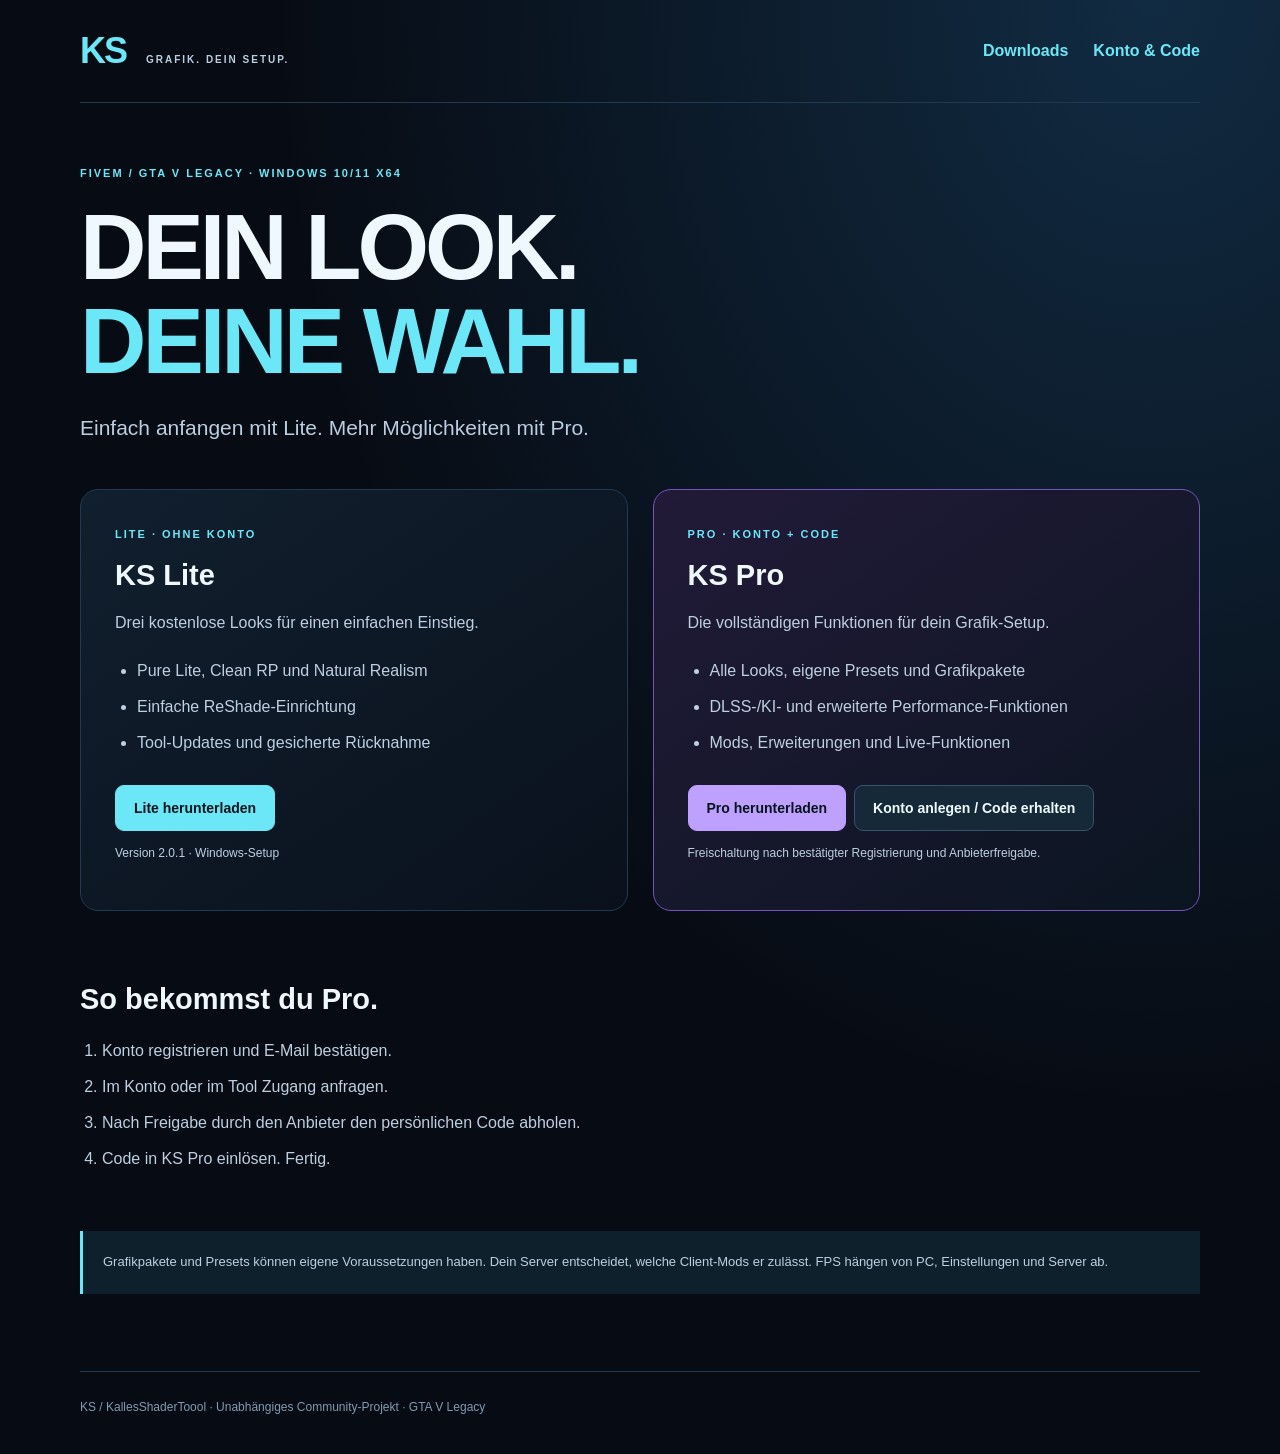
<file: docs/index.html>
<!doctype html><html lang="de"><head><meta charset="utf-8"><meta name="viewport" content="width=device-width,initial-scale=1"><meta name="description" content="KS für FiveM und GTA V Legacy. Lite herunterladen oder Pro mit Konto und Freischaltcode nutzen."><title>KS · Downloads</title><link rel="stylesheet" href="site.css"></head><body><header><a class="brand" href="index.html">KS<span>GRAFIK. DEIN SETUP.</span></a><nav><a href="#downloads">Downloads</a><a href="konto.html">Konto & Code</a></nav></header><main><div class="eyebrow">FIVEM / GTA V LEGACY · WINDOWS 10/11 X64</div><h1>DEIN LOOK.<br><em>DEINE WAHL.</em></h1><p class="intro">Einfach anfangen mit Lite. Mehr Möglichkeiten mit Pro.</p><div class="cards" id="downloads"><article><span class="badge">LITE · OHNE KONTO</span><h2>KS Lite</h2><p>Drei kostenlose Looks für einen einfachen Einstieg.</p><ul><li>Pure Lite, Clean RP und Natural Realism</li><li>Einfache ReShade-Einrichtung</li><li>Tool-Updates und gesicherte Rücknahme</li></ul><a class="button primary" id="liteDownload" href="https://github.com/didi1972/ks-downloads/releases/latest/download/KS-Lite-Setup-2.0.1.exe">Lite herunterladen</a><p class="meta">Version 2.0.1 · Windows-Setup</p></article><article class="pro"><span class="badge">PRO · KONTO + CODE</span><h2>KS Pro</h2><p>Die vollständigen Funktionen für dein Grafik-Setup.</p><ul><li>Alle Looks, eigene Presets und Grafikpakete</li><li>DLSS-/KI- und erweiterte Performance-Funktionen</li><li>Mods, Erweiterungen und Live-Funktionen</li></ul><a class="button primary" id="proDownload" href="https://github.com/didi1972/ks-downloads/releases/latest/download/KS-Pro-Setup-2.0.1.exe">Pro herunterladen</a><a class="button" href="konto.html">Konto anlegen / Code erhalten</a><p class="meta" id="onlineStatus">Registrierung aktiv. Pro nach persönlicher Anbieterfreigabe.</p></article></div><section class="steps"><h2>So bekommst du Pro.</h2><ol><li>Konto registrieren und E-Mail bestätigen.</li><li>Im Konto oder im Tool Zugang anfragen.</li><li>Nach Freigabe durch den Anbieter den persönlichen Code abholen.</li><li>Code in KS Pro einlösen. Fertig.</li></ol></section><p class="notice">Grafikpakete und Presets können eigene Voraussetzungen haben. Dein Server entscheidet, welche Client-Mods er zulässt. FPS hängen von PC, Einstellungen und Server ab.</p></main><footer>KS / KallesShaderToool · Unabhängiges Community-Projekt · GTA V Legacy</footer><script src="downloads.js"></script></body></html>
</file>
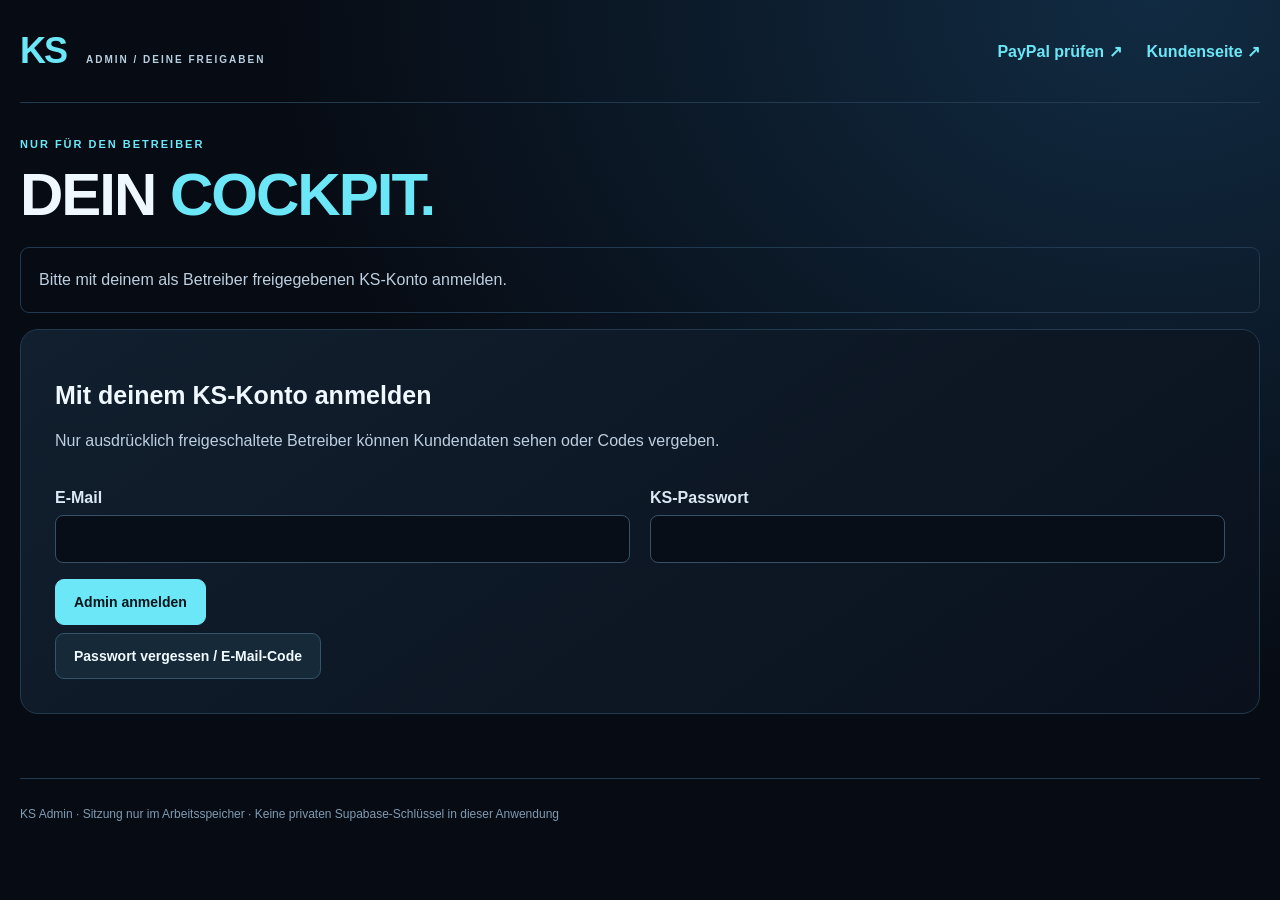
<file: docs/admin.html>
<!doctype html>
<html lang="de"><head><meta charset="utf-8"><meta name="viewport" content="width=device-width,initial-scale=1"><meta name="referrer" content="no-referrer"><meta http-equiv="Content-Security-Policy" content="default-src 'self'; connect-src 'self' https://htgyfuinuzwjwccezemy.supabase.co; script-src 'self'; style-src 'self'; img-src 'self' data:; base-uri 'none'; form-action 'none'; object-src 'none'"><title>KS Admin</title><link rel="stylesheet" href="site.css"><link rel="stylesheet" href="admin.css"></head>
<body><header><a class="brand" href="admin.html">KS<span>ADMIN / DEINE FREIGABEN</span></a><nav><a href="https://www.paypal.com/myaccount/transactions/" target="_blank" rel="noopener noreferrer">PayPal prüfen ↗</a><a href="konto.html" target="_blank" rel="noopener noreferrer">Kundenseite ↗</a></nav></header>
<main><div class="eyebrow">NUR FÜR DEN BETREIBER</div><h1>DEIN <em>COCKPIT.</em></h1><p id="status" class="status" role="status">Verbindung wird geprüft …</p>
<section id="loginPanel" class="panel"><h2>Mit deinem KS-Konto anmelden</h2><p>Nur ausdrücklich freigeschaltete Betreiber können Kundendaten sehen oder Codes vergeben.</p><form id="loginForm"><div class="grid"><label>E-Mail<input id="email" type="email" autocomplete="username" maxlength="254" required></label><label>KS-Passwort<input id="password" type="password" autocomplete="current-password" maxlength="256" required></label></div><button id="login" class="primary" type="submit">Admin anmelden</button></form><a class="button" href="konto.html" target="_blank" rel="noopener noreferrer">Passwort vergessen / E-Mail-Code</a></section>
<div id="console" hidden><div class="toolbar"><span id="identity"></span><label class="check"><input type="checkbox" id="autoRefresh" checked> Alle 30 Sekunden prüfen</label><button id="refresh">Jetzt prüfen</button><button id="logout">Abmelden</button></div><p id="newNotice" class="notice" hidden role="status"></p><div class="metrics"><div><strong id="pendingCount">0</strong><span>offene Anfragen</span></div><div><strong id="licenseCount">0</strong><span>aktive Lizenzen · geladene Liste</span></div><div><strong id="codeCount">0</strong><span>offene Codes · geladene Liste</span></div></div>
<nav class="tabs" aria-label="Verwaltung"><button data-tab="requests" class="selected">Anfragen</button><button data-tab="licenses">Lizenzen</button><button data-tab="codes">Codes</button><button data-tab="settings">PayPal & Preis</button><button data-tab="audit">Protokoll</button></nav>
<section id="requests" class="panel tab"><h2>Zahlung prüfen. Zugang freigeben.</h2><p>Eine Kundenanfrage ist kein Zahlungsnachweis. Vergleiche E-Mail und Zahlungsreferenz mit dem tatsächlichen Eingang in deinem PayPal-Konto.</p><label>Suchen<input id="requestSearch" type="search" placeholder="E-Mail oder Zahlungsreferenz"></label><div id="requestList" class="rows"></div></section>
<section id="licenses" class="panel tab" hidden><h2>Deine Pro-Nutzer</h2><label>E-Mail suchen<input id="licenseSearch" type="search"></label><div id="licenseList" class="rows"></div></section>
<section id="codes" class="panel tab" hidden><h2>Freischaltcodes</h2><p>Freigegebene Nutzer holen ihren persönlichen Code selbst ab. Hier kannst du zusätzlich einen freien Einmalcode erzeugen. Neue freie Codes müssen innerhalb von 30 Tagen eingelöst werden.</p><label>Lizenzdauer<select id="issueDays"><option value="">Unbefristet</option><option value="30">30 Tage</option><option value="365">365 Tage</option></select></label><button id="issue" class="primary">Neuen Einmalcode erstellen</button><div id="issuedPanel" class="notice" hidden><p>Jetzt privat notieren. Freie Codes werden später nur anhand ihrer Kennung angezeigt.</p><output id="issuedCode"></output><button id="hideCode">Code ausblenden</button></div><div id="codeList" class="rows"></div></section>
<section id="settings" class="panel tab" hidden><h2>Dein PayPal-Link und Preis</h2><p>Diese Angaben erscheinen auf der Kontoseite. KS meldet Anfragen; den Zahlungseingang prüfst du persönlich bei PayPal.</p><label>PayPal.me- oder PayPal-Zahlungslink<input id="paypalUrl" type="url" maxlength="500" placeholder="https://paypal.me/DEINNAME"></label><div class="grid"><label>30 Tage · Gesamtpreis in Euro<input id="priceDays30" inputmode="decimal" maxlength="10" value="8,99"></label><label>Lifetime · Gesamtpreis in Euro<input id="priceLifetime" inputmode="decimal" maxlength="10" value="29,99"></label></div><button id="saveShop" class="primary">Angaben speichern</button><p>Bei leerem Link bleibt die Zahlungsschaltfläche ausgeblendet. Trage nur einen Link für Zahlungen an dich ein.</p></section>
<section id="audit" class="panel tab" hidden><h2>Letzte Verwaltungsaktionen</h2><div id="auditList" class="rows"></div></section><p class="meta">Listen zeigen bis zu 500 Einträge, das Protokoll die letzten 100 Aktionen. Hinweise kommen bei geöffneter, angemeldeter Admin-App mit Internetverbindung. Nach dem Schließen werden keine Hintergrundmeldungen zugestellt.</p></div></main><footer>KS Admin · Sitzung nur im Arbeitsspeicher · Keine privaten Supabase-Schlüssel in dieser Anwendung</footer>
<dialog id="confirmDialog"><form method="dialog"><h2 id="confirmTitle"></h2><p id="confirmText"></p><label id="paymentCheckLabel" class="check"><input id="paymentChecked" type="checkbox"> Zahlung tatsächlich in meinem PayPal-Konto geprüft</label><label id="approvalDaysLabel">Lizenzdauer<select id="approvalDays"><option value="">Unbefristet</option><option value="30">30 Tage</option><option value="365">365 Tage</option></select></label><button value="cancel">Abbrechen</button><button id="confirmYes" value="confirm" class="primary">Bestätigen</button></form></dialog><script src="admin.js?v=3"></script></body></html>
</file>
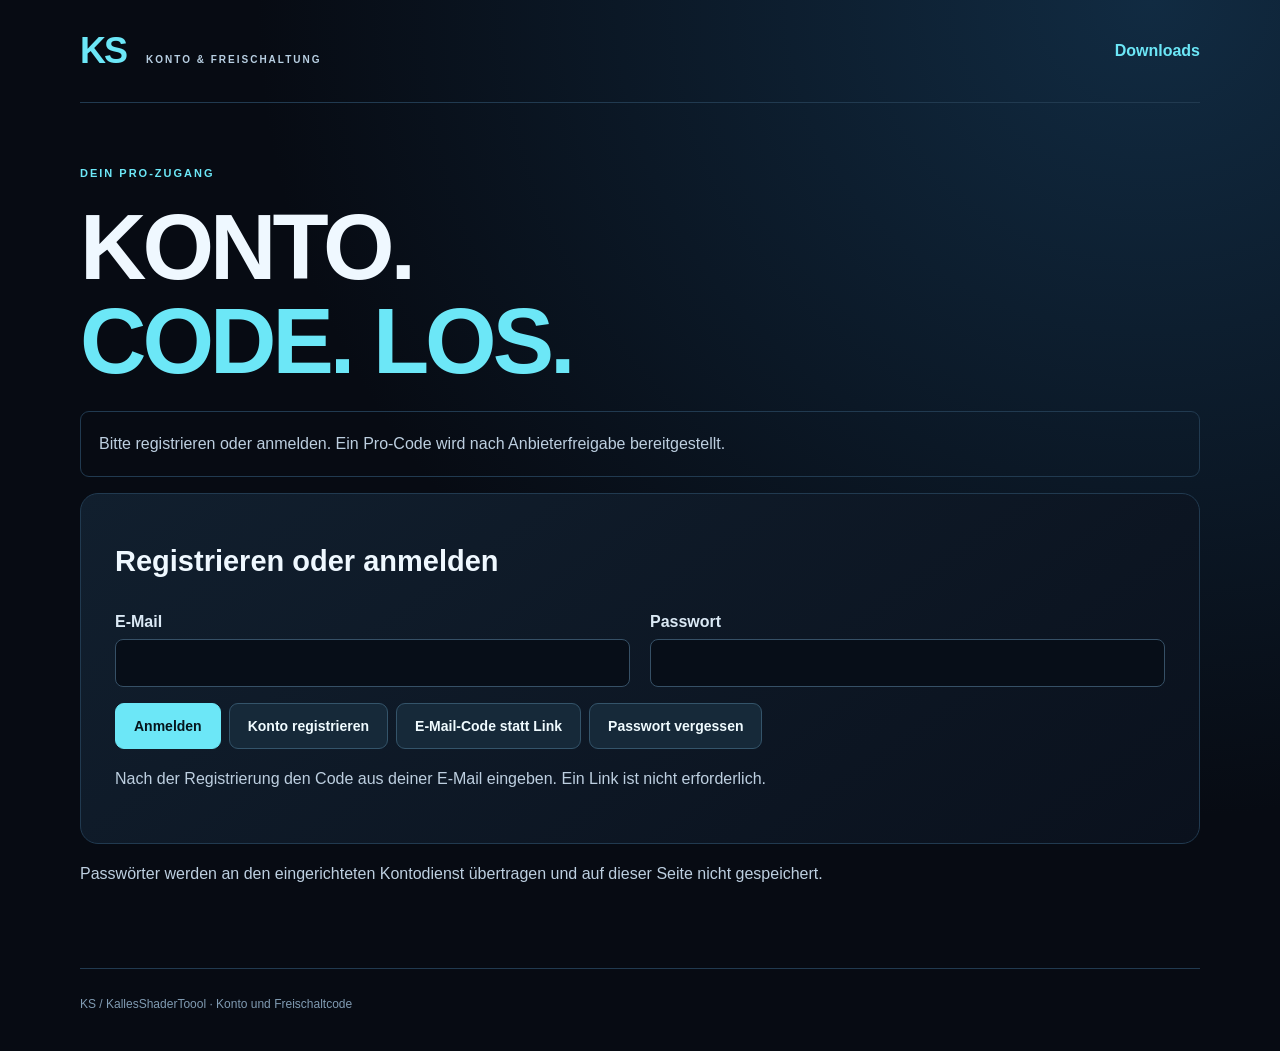
<file: docs/konto.html>
<!doctype html><html lang="de"><head><meta charset="utf-8"><meta name="viewport" content="width=device-width,initial-scale=1"><meta name="referrer" content="no-referrer"><title>KS · Konto & Freischaltcode</title><link rel="stylesheet" href="site.css"></head><body><header><a class="brand" href="index.html">KS<span>KONTO & FREISCHALTUNG</span></a><nav><a href="index.html">Downloads</a></nav></header><main><div class="eyebrow">DEIN PRO-ZUGANG</div><h1>KONTO.<br><em>CODE. LOS.</em></h1><p id="status" class="status" role="status">Kontodienst wird geprüft …</p><section class="panel" id="loginPanel"><h2>Registrieren oder anmelden</h2><div class="grid"><label>E-Mail<input id="email" type="email" autocomplete="username" maxlength="254"></label><label>Passwort<input id="password" type="password" autocomplete="current-password" minlength="8" maxlength="256"></label></div><button id="login" class="primary">Anmelden</button><button id="signup">Konto registrieren</button><button id="sendCode">E-Mail-Code statt Link</button><button id="reset">Passwort vergessen</button><p>Nach der Registrierung den Code aus deiner E-Mail eingeben. Ein Link ist nicht erforderlich.</p></section><section class="panel" id="accountPanel" hidden><h2>Deine Freischaltung</h2><p id="identity"></p><p>Der Anbieter entscheidet über deine Zugangsanfrage. Nach seiner Freigabe kannst du hier deinen persönlichen Code abholen.</p><div id="paymentPanel" class="notice" hidden><h3>KS Pro · <span id="proPrice"></span></h3><label id="planLabel" hidden>Lizenz auswählen<select id="purchasePlan"></select></label><p id="planTerms"></p><p>1. Mit PayPal als Waren und Dienstleistungen bezahlen.<br>2. Optional deine Zahlungsreferenz angeben.<br>3. Freigabe anfragen. Der Anbieter prüft den tatsächlichen Zahlungseingang.</p><a id="paypalPay" class="button primary" target="_blank" rel="noopener noreferrer">Mit PayPal bezahlen ↗</a><label>Zahlungsreferenz oder PayPal-Name (optional)<input id="paymentReference" maxlength="200" autocomplete="off"></label><p>Keine Passwörter, Kontodaten oder vollständigen Zahlungsbelege eingeben.</p></div><button id="request" class="primary">Zugang anfragen</button><button id="checkRequest">Freigabe / Code abholen</button><p id="codeResult"></p><button id="redeem" class="primary" hidden>Code jetzt einlösen</button><button id="logout">Abmelden</button></section><section class="panel" id="otpPanel" hidden><h2>Deinen E-Mail-Code eingeben</h2><p>Code gesendet an <strong id="otpEmail"></strong>. Verwende die neueste KS-Mail.</p><label>Code aus deiner E-Mail<input id="otpCode" type="password" inputmode="numeric" autocomplete="one-time-code" maxlength="8" pattern="[0-9]{8}"></label><button id="verifyCode" class="primary">Code bestätigen</button><button id="resendCode">Neuen Code anfordern</button><button id="cancelCode">Zurück zur Anmeldung</button></section><section class="panel" id="passwordPanel" hidden><h2 id="passwordTitle">Neues Passwort</h2><label>Neues Passwort<input id="newPassword" type="password" minlength="8" maxlength="256" autocomplete="new-password"></label><label>Wiederholen<input id="repeatPassword" type="password" minlength="8" maxlength="256" autocomplete="new-password"></label><button id="savePassword" class="primary">Passwort speichern</button></section><p>Passwörter werden an den eingerichteten Kontodienst übertragen und auf dieser Seite nicht gespeichert.</p></main><footer>KS / KallesShaderToool · Konto und Freischaltcode</footer><script src="portal.js?v=20261113-plans1"></script></body></html>
</file>
<file: docs/site.css>
:root{color-scheme:dark;font-family:Segoe UI,Arial,sans-serif;background:#070b13;color:#eff8ff;--line:#213a50;--cyan:#6ce7f7}*{box-sizing:border-box}body{margin:0;background:radial-gradient(ellipse at 90% 0,#112b42 0,transparent 55%),#070b13;min-height:100vh}header,main,footer{width:min(1120px,calc(100% - 40px));margin:auto}header{display:flex;justify-content:space-between;align-items:center;padding:30px 0;border-bottom:1px solid var(--line)}a{color:var(--cyan);text-decoration:none}.brand{font-size:36px;font-weight:900;letter-spacing:-2px}.brand span{display:inline-block;font-size:10px;letter-spacing:2px;margin-left:20px;color:#b8cfe2}nav{display:flex;gap:25px;font-weight:600}main{padding:64px 0}.eyebrow,.badge{font-size:11px;font-weight:700;letter-spacing:2px;color:var(--cyan)}h1{font-size:clamp(48px,8vw,92px);line-height:1.02;letter-spacing:-4px;margin:22px 0}em{font-style:normal;color:var(--cyan)}.intro{font-size:21px;color:#bbcee0;line-height:1.6}.cards{display:grid;grid-template-columns:repeat(2,minmax(0,1fr));gap:25px;margin:45px 0}article,.panel{border:1px solid var(--line);border-radius:18px;background:linear-gradient(145deg,#111f2e,#0a111d);padding:34px}.pro{border-color:#7654bb;background:linear-gradient(145deg,#221a38,#0b1521)}h2{font-size:29px;margin:17px 0}p,li{color:#bdcfe0;line-height:1.75}ul,ol{padding-left:22px}li{padding:4px 0}.button,button{display:inline-block;border:1px solid #34546a;background:#162939;color:#f0fbff;padding:14px 18px;border-radius:9px;font-weight:700;font-size:14px;cursor:pointer;margin:8px 8px 0 0}.primary{background:var(--cyan);color:#06151c;border-color:var(--cyan)}.pro .primary{background:#bea0ff;border-color:#bea0ff}.meta{font-size:12px}.steps{padding:10px 0 25px}.notice{font-size:13px;padding:20px;border-left:3px solid var(--cyan);background:#0e202c}footer{padding:28px 0 40px;border-top:1px solid var(--line);font-size:12px;color:#809bb2}.grid{display:grid;grid-template-columns:1fr 1fr;gap:20px}label{display:block;color:#dbe9f5;font-weight:600;margin:18px 0 8px}input{display:block;width:100%;margin-top:8px;padding:14px;border:1px solid #365066;border-radius:8px;background:#070e18;color:white;font:inherit}button:disabled{opacity:.45;cursor:default}[hidden]{display:none!important}.status{padding:18px;border:1px solid var(--line);border-radius:9px;white-space:pre-line}#codeResult{color:var(--cyan);font-family:monospace;font-size:18px;overflow-wrap:anywhere}@media(max-width:650px){header{align-items:flex-start}.brand span{display:block;margin:6px 0}nav{flex-direction:column;gap:9px;font-size:13px}.cards,.grid{grid-template-columns:1fr}h1{letter-spacing:-2px}article,.panel{padding:23px}main{padding-top:40px}}
</file>
<file: docs/admin.css>
main{width:min(1260px,calc(100% - 40px));padding-top:35px}header,footer{width:min(1260px,calc(100% - 40px))}h1{font-size:clamp(35px,5vw,60px);margin:14px 0 22px;letter-spacing:-2px}h2{font-size:25px}.status{margin:16px 0}.toolbar{display:flex;align-items:center;gap:16px;flex-wrap:wrap;margin:24px 0}.toolbar button{margin:0}.check{display:flex;gap:10px;align-items:center;font-size:14px;margin:0}.check input{width:auto;margin:0;accent-color:var(--cyan)}.metrics{display:grid;grid-template-columns:repeat(3,1fr);gap:18px;margin:20px 0}.metrics>div{padding:22px;border:1px solid var(--line);background:#102330;border-radius:14px}.metrics strong{display:block;font-size:36px;color:var(--cyan)}.metrics span{font-size:13px;color:#bdcfe0}.tabs{display:flex;gap:8px;flex-wrap:wrap;margin:22px 0}.tabs button{margin:0}.selected{background:var(--cyan);color:#06151c}.row{padding:22px 0;border-bottom:1px solid var(--line);overflow-wrap:anywhere}.row:last-child{border:0}.row strong{display:block;font-size:18px}.row p{margin:6px 0}.row .badge{letter-spacing:.5px}.danger{border-color:#e68596;color:#ffd5de;background:#351c29}output{font:18px ui-monospace,monospace;color:var(--cyan);display:block;overflow-wrap:anywhere}select{display:block;width:100%;padding:14px;margin-top:8px;background:#070e18;color:#fff;border:1px solid #365066;border-radius:8px;font:inherit}dialog{width:min(580px,calc(100% - 35px));color:#eff8ff;background:#0e1c2c;border:1px solid #4b7895;border-radius:18px;padding:30px}dialog::backdrop{background:#000b}dialog .check{margin:25px 0;line-height:1.6}#issuedPanel{margin:20px 0}@media(max-width:650px){.metrics{grid-template-columns:1fr}.toolbar{align-items:flex-start;flex-direction:column}.panel{padding:20px}.tabs{gap:5px}.tabs button{padding:12px}.metrics>div{padding:15px}.metrics strong{font-size:28px}}
</file>
